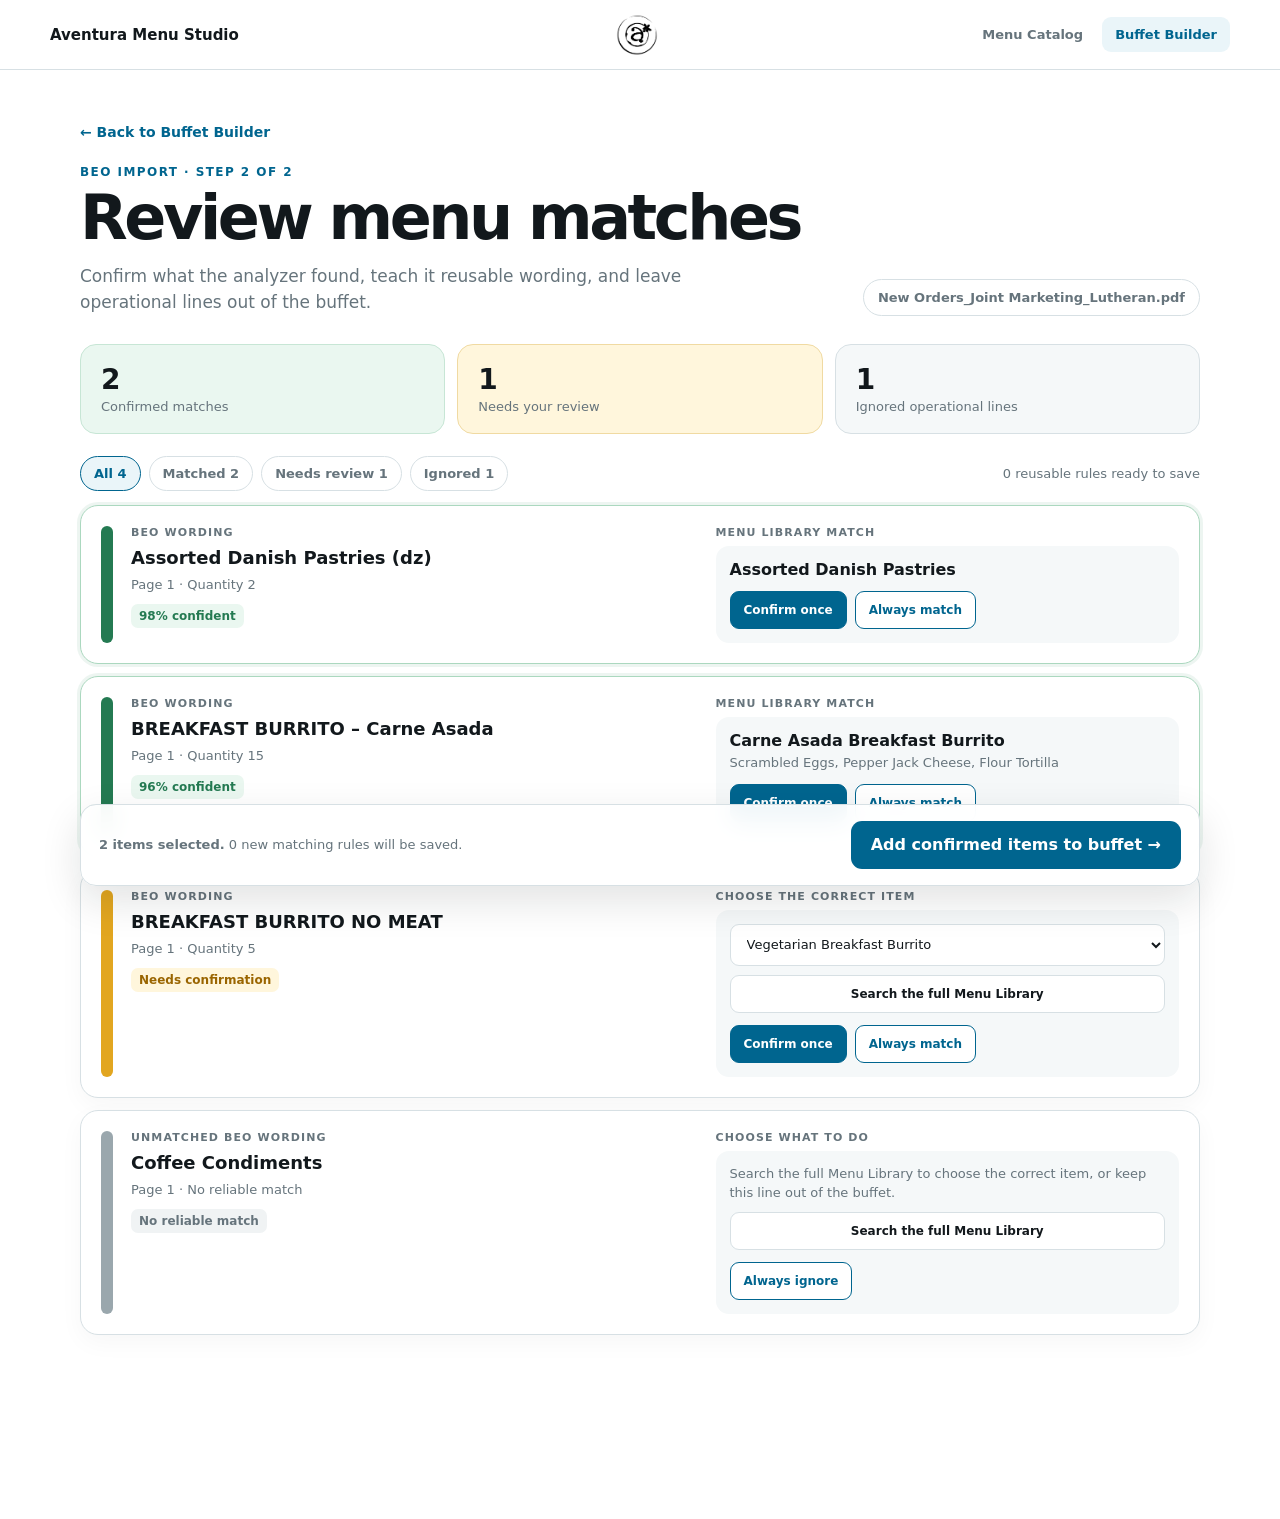
<file: beo-learning-example.html>
<!doctype html>
<html lang="en">
<head>
  <meta charset="utf-8">
  <meta name="viewport" content="width=device-width, initial-scale=1">
  <link rel="icon" type="image/png" href="aventura-favicon-black.png" media="(prefers-color-scheme: light)">
  <link rel="icon" type="image/png" href="aventura-favicon-white.png" media="(prefers-color-scheme: dark)">
  <title>BEO Match Review Concept</title>
  <style>
    :root{--blue:#00658f;--blue-dark:#004f70;--blue-soft:#eaf5f9;--ink:#12181c;--muted:#66747c;--line:#d7e0e4;--canvas:#f5f8f9;--green:#247a52;--green-soft:#eaf7f0;--amber:#9a6500;--amber-soft:#fff6dc;--gray-soft:#f0f3f4}
    *{box-sizing:border-box}body{margin:0;background:#fff;color:var(--ink);font-family:Inter,ui-sans-serif,system-ui,-apple-system,BlinkMacSystemFont,"Segoe UI",sans-serif}
    button,select,input{font:inherit}.site-nav{position:relative;min-height:70px;padding:0 max(24px,calc((100% - 1180px)/2));display:flex;align-items:center;justify-content:space-between;border-bottom:1px solid var(--line)}
    .brand{font-size:15px;font-weight:750}.logo{position:absolute;left:calc(50% - 3px);top:50%;width:52px;height:52px;transform:translate(-50%,-50%)}.logo img{width:100%;height:100%;object-fit:contain;filter:brightness(0)}
    .nav-links{display:flex;gap:6px}.nav-links span{padding:10px 13px;border-radius:9px;color:var(--muted);font-size:13px;font-weight:650}.nav-links .active{background:var(--blue-soft);color:var(--blue)}
    main{width:min(1120px,calc(100% - 40px));margin:0 auto;padding:52px 0 80px}.back{display:inline-flex;align-items:center;gap:8px;color:var(--blue);font-size:14px;font-weight:700;text-decoration:none}
    .hero{display:flex;justify-content:space-between;align-items:flex-end;gap:30px;margin:24px 0 28px}.eyebrow{margin:0 0 8px;color:var(--blue);font-size:12px;font-weight:800;letter-spacing:.12em}.hero h1{margin:0;font-size:clamp(38px,5vw,62px);line-height:1;letter-spacing:-.055em}.hero-copy{max-width:620px;margin:14px 0 0;color:var(--muted);font-size:17px;line-height:1.55}
    .file-chip{flex:0 0 auto;padding:10px 14px;border:1px solid var(--line);border-radius:999px;background:#fff;color:var(--muted);font-size:13px;font-weight:650}
    .summary{display:grid;grid-template-columns:repeat(3,1fr);gap:12px;margin-bottom:22px}.summary-card{padding:18px 20px;border:1px solid var(--line);border-radius:16px;background:var(--canvas)}.summary-card strong{display:block;font-size:28px;letter-spacing:-.04em}.summary-card span{color:var(--muted);font-size:13px}.summary-card.green{background:var(--green-soft);border-color:#c7e6d5}.summary-card.amber{background:var(--amber-soft);border-color:#f0daa2}
    .toolbar{display:flex;align-items:center;justify-content:space-between;gap:16px;margin-bottom:14px}.filters{display:flex;gap:8px;flex-wrap:wrap}.filter{padding:9px 13px;border:1px solid var(--line);border-radius:999px;background:#fff;color:var(--muted);font-size:13px;font-weight:700;cursor:pointer}.filter.active{border-color:var(--blue);background:var(--blue-soft);color:var(--blue)}.learned{color:var(--muted);font-size:13px}
    .review-list{display:grid;gap:12px}.review-card{display:grid;grid-template-columns:12px minmax(0,1.1fr) minmax(260px,.9fr);gap:18px;padding:20px;border:1px solid var(--line);border-radius:18px;background:#fff;box-shadow:0 8px 24px rgba(18,24,28,.035)}.status-bar{border-radius:999px;background:var(--green)}.review-card.needs-review .status-bar{background:#e2a620}.review-card.ignored .status-bar{background:#9aa7ad}
    .source-label,.match-label{margin:0 0 7px;color:var(--muted);font-size:11px;font-weight:800;letter-spacing:.1em;text-transform:uppercase}.source-text{font-size:18px;font-weight:760;line-height:1.3}.source-meta{margin-top:8px;color:var(--muted);font-size:13px}.confidence{display:inline-flex;margin-top:12px;padding:5px 8px;border-radius:7px;background:var(--green-soft);color:var(--green);font-size:12px;font-weight:750}.needs-review .confidence{background:var(--amber-soft);color:var(--amber)}.ignored .confidence{background:var(--gray-soft);color:var(--muted)}
    .match-box{padding:14px;border-radius:13px;background:var(--canvas)}.match-title{font-weight:760}.match-description{margin-top:4px;color:var(--muted);font-size:13px;line-height:1.4}.match-actions{display:flex;gap:8px;margin-top:12px}.btn{min-height:38px;padding:0 13px;border-radius:9px;border:1px solid var(--blue);background:#fff;color:var(--blue);font-size:12px;font-weight:760;cursor:pointer}.btn.primary{background:var(--blue);color:#fff}.btn:hover{border-color:var(--blue-dark)}
    select{width:100%;height:42px;padding:0 12px;border:1px solid var(--line);border-radius:9px;background:#fff;color:var(--ink);font-size:13px}.ignore-copy{color:var(--muted);font-size:13px;line-height:1.45}.rule-note{display:none;margin-top:9px;color:var(--green);font-size:12px;font-weight:700}.review-card.learned-rule .rule-note{display:block}.review-card.is-confirmed{border-color:#abd8bf;box-shadow:0 0 0 3px rgba(36,122,82,.08)}.btn:disabled{border-color:#c7e6d5;background:var(--green-soft);color:var(--green);cursor:default}
    .library-search-toggle{width:100%;margin-top:9px;border-color:var(--line);color:var(--ink);background:#fff}.library-search{margin-top:10px;padding-top:12px;border-top:1px solid var(--line)}.library-search[hidden]{display:none}.library-search input{width:100%;height:44px;padding:0 13px;border:1px solid var(--blue);border-radius:9px;background:#fff;color:var(--ink);outline:0}.library-search input:focus{box-shadow:0 0 0 3px rgba(0,101,143,.12)}.library-results{display:grid;gap:6px;max-height:250px;margin-top:8px;overflow:auto}.library-result{width:100%;padding:11px 12px;border:1px solid var(--line);border-radius:9px;background:#fff;color:var(--ink);text-align:left;cursor:pointer}.library-result:hover,.library-result:focus{border-color:var(--blue);background:var(--blue-soft)}.library-result strong{display:block;font-size:13px}.library-result span{display:block;margin-top:3px;color:var(--muted);font-size:12px;line-height:1.35}.library-empty{padding:10px;color:var(--muted);font-size:12px}.chosen-library-item{margin-top:10px;padding:11px;border:1px solid #abd8bf;border-radius:9px;background:var(--green-soft);color:var(--green);font-size:13px;font-weight:750}
    .footer-actions{position:sticky;bottom:14px;display:flex;align-items:center;justify-content:space-between;gap:20px;margin-top:22px;padding:16px 18px;border:1px solid var(--line);border-radius:16px;background:rgba(255,255,255,.94);box-shadow:0 15px 40px rgba(18,24,28,.12);backdrop-filter:blur(12px)}.footer-actions p{margin:0;color:var(--muted);font-size:13px}.add-button{min-height:48px;padding:0 20px;border:0;border-radius:11px;background:var(--blue);color:#fff;font-weight:760;cursor:pointer}.toast{position:fixed;top:84px;left:50%;z-index:20;padding:11px 16px;border-radius:10px;background:var(--ink);color:#fff;font-size:13px;font-weight:700;opacity:0;transform:translate(-50%,-10px);pointer-events:none;transition:.2s}.toast.show{opacity:1;transform:translate(-50%,0)}
    @media(max-width:760px){.site-nav{padding:12px 18px;align-items:flex-start;flex-direction:column;gap:8px}.logo{display:none}.nav-links{width:100%;overflow-x:auto}.nav-links span{padding:8px 10px}.hero{display:block;margin-top:20px}.file-chip{display:inline-block;margin-top:16px}.summary{grid-template-columns:1fr}.toolbar{align-items:flex-start;flex-direction:column}.review-card{grid-template-columns:8px 1fr;padding:15px;gap:12px}.review-card>.match{grid-column:2}.match-actions{flex-direction:column}.btn{width:100%}.footer-actions{align-items:stretch;flex-direction:column}.add-button{width:100%}}
  </style>
</head>
<body>
  <nav class="site-nav" aria-label="Main navigation">
    <span class="brand">Aventura Menu Studio</span>
    <a class="logo" href="index.html" aria-label="Aventura Menu Studio home"><img src="aventura-main-logo.png" alt=""></a>
    <div class="nav-links"><span>Menu Catalog</span><span class="active">Buffet Builder</span></div>
  </nav>
  <main>
    <a class="back" href="buffet-groups.html">← Back to Buffet Builder</a>
    <section class="hero">
      <div><p class="eyebrow">BEO IMPORT · STEP 2 OF 2</p><h1>Review menu matches</h1><p class="hero-copy">Confirm what the analyzer found, teach it reusable wording, and leave operational lines out of the buffet.</p></div>
      <div class="file-chip" id="reviewFileName">New Orders_Joint Marketing_Lutheran.pdf</div>
    </section>
    <section class="summary" aria-label="Import summary">
      <div class="summary-card green"><strong id="confirmedCount">2</strong><span>Confirmed matches</span></div>
      <div class="summary-card amber"><strong id="reviewCount">1</strong><span>Needs your review</span></div>
      <div class="summary-card"><strong id="ignoredCount">1</strong><span>Ignored operational lines</span></div>
    </section>
    <div class="toolbar">
      <div class="filters"><button class="filter active" data-filter="all">All 4</button><button class="filter" data-filter="matched">Matched 2</button><button class="filter" data-filter="needs-review">Needs review 1</button><button class="filter" data-filter="ignored">Ignored 1</button></div>
      <span class="learned"><span id="ruleCount">0</span> reusable rules ready to save</span>
    </div>
    <section class="review-list" id="reviewList">
      <article class="review-card matched"><div class="status-bar"></div><div><p class="source-label">BEO wording</p><div class="source-text">Assorted Danish Pastries (dz)</div><div class="source-meta">Page 1 · Quantity 2</div><span class="confidence">98% confident</span></div><div class="match"><p class="match-label">Menu Library match</p><div class="match-box"><div class="match-title">Assorted Danish Pastries</div><div class="match-actions"><button class="btn primary confirm">Confirm once</button><button class="btn learn">Always match</button></div><div class="rule-note">✓ Future BEOs will use this match automatically</div></div></div></article>
      <article class="review-card matched"><div class="status-bar"></div><div><p class="source-label">BEO wording</p><div class="source-text">BREAKFAST BURRITO – Carne Asada</div><div class="source-meta">Page 1 · Quantity 15</div><span class="confidence">96% confident</span></div><div class="match"><p class="match-label">Menu Library match</p><div class="match-box"><div class="match-title">Carne Asada Breakfast Burrito</div><div class="match-description">Scrambled Eggs, Pepper Jack Cheese, Flour Tortilla</div><div class="match-actions"><button class="btn primary confirm">Confirm once</button><button class="btn learn">Always match</button></div><div class="rule-note">✓ Future BEOs will use this match automatically</div></div></div></article>
      <article class="review-card needs-review" data-source="BREAKFAST BURRITO NO MEAT" data-selected-title=""><div class="status-bar"></div><div><p class="source-label">BEO wording</p><div class="source-text">BREAKFAST BURRITO NO MEAT</div><div class="source-meta">Page 1 · Quantity 5</div><span class="confidence">Needs confirmation</span></div><div class="match"><p class="match-label">Choose the correct item</p><div class="match-box"><select aria-label="Suggested Menu Library match"><option>Vegetarian Breakfast Burrito</option><option>Vegan Breakfast Burrito</option><option>Carne Asada Breakfast Burrito</option></select><button class="btn library-search-toggle">Search the full Menu Library</button><div class="library-search" hidden><input type="search" placeholder="Search by menu item name or description" aria-label="Search the full Menu Library"><div class="library-results"></div></div><div class="chosen-library-item" hidden></div><div class="match-actions"><button class="btn primary confirm">Confirm once</button><button class="btn learn">Always match</button></div><div class="rule-note">✓ Future BEOs will use this match automatically</div></div></div></article>
      <article class="review-card ignored" data-source="Coffee Condiments" data-selected-title=""><div class="status-bar"></div><div><p class="source-label">Unmatched BEO wording</p><div class="source-text">Coffee Condiments</div><div class="source-meta">Page 1 · No reliable match</div><span class="confidence">No reliable match</span></div><div class="match"><p class="match-label">Choose what to do</p><div class="match-box"><div class="ignore-copy">Search the full Menu Library to choose the correct item, or keep this line out of the buffet.</div><button class="btn library-search-toggle">Search the full Menu Library</button><div class="library-search" hidden><input type="search" placeholder="Search by menu item name or description" aria-label="Search the full Menu Library"><div class="library-results"></div></div><div class="chosen-library-item" hidden></div><div class="match-actions"><button class="btn primary confirm" hidden>Confirm once</button><button class="btn learn" hidden>Always match</button><button class="btn learn-ignore">Always ignore</button></div><div class="rule-note">✓ Future BEOs will remember this choice</div></div></div></article>
    </section>
    <div class="footer-actions"><p><strong><span id="selectedCount">2</span> items selected.</strong> <span id="footerRuleCount">0</span> new matching rules will be saved.</p><button class="add-button" id="addConfirmedItems">Add confirmed items to buffet →</button></div>
  </main>
  <div class="toast" id="actionToast" role="status" aria-live="polite"></div>
  <script>
    const toast=document.getElementById('actionToast');
    const reviewList=document.getElementById('reviewList');
    const escapeHtml=value=>String(value??'').replace(/[&<>'"]/g,char=>({'&':'&amp;','<':'&lt;','>':'&gt;',"'":'&#39;','"':'&quot;'}[char]));
    const showToast=message=>{toast.textContent=message;toast.classList.add('show');clearTimeout(window.toastTimer);window.toastTimer=setTimeout(()=>toast.classList.remove('show'),1800)};
    const reviewData=JSON.parse(sessionStorage.getItem('beoReviewData')||'null');
    if(reviewData){
      document.getElementById('reviewFileName').textContent=reviewData.fileName;
      reviewList.innerHTML=reviewData.matches.map(match=>{
        const state=match.matched?'matched':match.bestScore>=45?'needs-review':'ignored';
        const options=(match.options||[]).map(option=>`<option value="${escapeHtml(option.title)}">${escapeHtml(option.title)} · ${option.score}%</option>`).join('');
        const matchPanel=state==='matched'
          ? `<div class="match-title">${escapeHtml(match.bestTitle)}</div><div class="match-actions"><button class="btn primary confirm">Confirmed ✓</button><button class="btn learn">Always match</button></div><div class="rule-note">✓ Future BEOs will use this match automatically</div>`
          : state==='needs-review'
            ? `<select aria-label="Suggested Menu Library match">${options}</select><button class="btn library-search-toggle">Search the full Menu Library</button><div class="library-search" hidden><input type="search" placeholder="Search by menu item name or description" aria-label="Search the full Menu Library"><div class="library-results"></div></div><div class="chosen-library-item" hidden></div><div class="match-actions"><button class="btn primary confirm">Confirm once</button><button class="btn learn">Always match</button></div><div class="rule-note">✓ Future BEOs will use this match automatically</div>`
            : `<div class="ignore-copy">No reliable Menu Library match was found. Search the full library to choose the correct item, or keep this line out of the buffet.</div><button class="btn library-search-toggle">Search the full Menu Library</button><div class="library-search" hidden><input type="search" placeholder="Search by menu item name or description" aria-label="Search the full Menu Library"><div class="library-results"></div></div><div class="chosen-library-item" hidden></div><div class="match-actions"><button class="btn primary confirm" hidden>Confirm once</button><button class="btn learn" hidden>Always match</button><button class="btn learn-ignore">Always ignore</button></div><div class="rule-note">✓ Future BEOs will remember this choice</div>`;
        return `<article class="review-card ${state}${match.matched?' is-confirmed':''}" data-source="${escapeHtml(match.text)}" data-selected-title="${escapeHtml(match.matched?match.bestTitle:'')}"><div class="status-bar"></div><div><p class="source-label">${state==='ignored'?'Unmatched BEO wording':'BEO wording'}</p><div class="source-text">${escapeHtml(match.text)}</div><div class="source-meta">${match.quantity?`Quantity ${match.quantity}`:escapeHtml(match.section||'Menu selections')}</div><span class="confidence">${match.matched?`${match.bestScore}% confident`:state==='needs-review'?'Needs confirmation':'No reliable match'}</span></div><div class="match"><p class="match-label">${state==='ignored'?'Status':'Menu Library match'}</p><div class="match-box">${matchPanel}</div></div></article>`;
      }).join('');
    }
    let menuLibrary=[];
    fetch('data.json').then(response=>response.json()).then(items=>{menuLibrary=items}).catch(()=>showToast('Menu Library search could not load'));
    const selectedTitleForCard=card=>card.dataset.searchTitle||card.querySelector('select')?.value||card.querySelector('.match-title')?.textContent||'';
    const updateCounts=()=>{const cards=[...document.querySelectorAll('.review-card')];const confirmed=cards.filter(card=>card.classList.contains('is-confirmed')).length;const review=cards.filter(card=>card.classList.contains('needs-review')&&!card.classList.contains('is-confirmed')).length;const ignored=cards.filter(card=>card.classList.contains('ignored')&&!card.classList.contains('is-confirmed')).length;const rules=cards.filter(card=>card.classList.contains('learned-rule')).length;document.getElementById('confirmedCount').textContent=confirmed;document.getElementById('reviewCount').textContent=review;document.getElementById('ignoredCount').textContent=ignored;document.getElementById('selectedCount').textContent=confirmed;document.getElementById('ruleCount').textContent=rules;document.getElementById('footerRuleCount').textContent=rules;document.querySelector('[data-filter="all"]').textContent=`All ${cards.length}`;document.querySelector('[data-filter="matched"]').textContent=`Matched ${cards.filter(card=>card.classList.contains('matched')||card.classList.contains('is-confirmed')).length}`;document.querySelector('[data-filter="needs-review"]').textContent=`Needs review ${cards.filter(card=>card.classList.contains('needs-review')&&!card.classList.contains('is-confirmed')).length}`;document.querySelector('[data-filter="ignored"]').textContent=`Ignored ${ignored}`;};
    document.querySelectorAll('.review-card.matched').forEach(card=>card.classList.add('is-confirmed'));
    document.querySelectorAll('.filter').forEach(button=>button.addEventListener('click',()=>{document.querySelectorAll('.filter').forEach(item=>item.classList.remove('active'));button.classList.add('active');const filter=button.dataset.filter;document.querySelectorAll('.review-card').forEach(card=>card.hidden=filter!=='all'&&!card.classList.contains(filter));showToast(`Showing ${button.textContent.toLowerCase()}`);}));
    reviewList.addEventListener('click',event=>{
      const button=event.target.closest('button');if(!button)return;
      const card=button.closest('.review-card');
      if(button.classList.contains('library-search-toggle')){const panel=card.querySelector('.library-search');panel.hidden=!panel.hidden;button.textContent=panel.hidden?'Search the full Menu Library':'Close Menu Library search';if(!panel.hidden)card.querySelector('.library-search input').focus();}
      if(button.classList.contains('library-result')){const title=button.dataset.title;card.dataset.searchTitle=title;card.dataset.selectedTitle=title;const chosen=card.querySelector('.chosen-library-item');chosen.textContent=`Selected: ${title}`;chosen.hidden=false;card.querySelector('.library-search').hidden=true;card.querySelector('.library-search-toggle').textContent='Change Menu Library selection';card.querySelectorAll('.confirm,.learn').forEach(action=>action.hidden=false);showToast(`${title} selected`);}
      if(button.classList.contains('confirm')){card.dataset.selectedTitle=selectedTitleForCard(card);card.classList.add('is-confirmed');button.textContent='Confirmed ✓';button.disabled=true;updateCounts();showToast('Item confirmed and ready for the buffet');}
      if(button.classList.contains('learn')){const title=selectedTitleForCard(card);card.dataset.selectedTitle=title;card.classList.add('is-confirmed');card.classList.toggle('learned-rule');button.textContent=card.classList.contains('learned-rule')?'Remove rule':'Always match';const rules=JSON.parse(localStorage.getItem('beoMatchingRules')||'{}');if(card.classList.contains('learned-rule'))rules[card.dataset.source]=title;else delete rules[card.dataset.source];localStorage.setItem('beoMatchingRules',JSON.stringify(rules));updateCounts();showToast(card.classList.contains('learned-rule')?'Reusable matching rule added':'Reusable rule removed');}
      if(button.classList.contains('learn-ignore')){card.classList.toggle('learned-rule');button.textContent=card.classList.contains('learned-rule')?'Remove rule':'Always ignore';const rules=JSON.parse(localStorage.getItem('beoIgnoreRules')||'[]').filter(text=>text!==card.dataset.source);if(card.classList.contains('learned-rule'))rules.push(card.dataset.source);localStorage.setItem('beoIgnoreRules',JSON.stringify(rules));updateCounts();showToast(card.classList.contains('learned-rule')?'Ignore rule added':'Ignore rule removed');}
    });
    reviewList.addEventListener('input',event=>{
      if(!event.target.matches('.library-search input'))return;
      const query=event.target.value.trim().toLowerCase();
      const results=event.target.closest('.library-search').querySelector('.library-results');
      if(query.length<2){results.innerHTML='<div class="library-empty">Type at least 2 letters to search.</div>';return;}
      const matches=menuLibrary.filter(item=>`${item.Title||''} ${item.MenuDescription||''}`.toLowerCase().includes(query)).slice(0,8);
      results.innerHTML=matches.length?matches.map(item=>`<button class="library-result" data-title="${escapeHtml(item.Title)}"><strong>${escapeHtml(item.Title)}</strong>${item.MenuDescription?`<span>${escapeHtml(item.MenuDescription)}</span>`:''}</button>`).join(''):'<div class="library-empty">No items found. Try another word.</div>';
    });
    document.getElementById('addConfirmedItems').addEventListener('click',()=>{const titles=[...document.querySelectorAll('.review-card.is-confirmed')].map(card=>card.dataset.selectedTitle).filter(Boolean).filter((title,index,titles)=>titles.indexOf(title)===index);if(!titles.length){showToast('Confirm at least one item first');return;}sessionStorage.setItem('beoReviewConfirmedItems',JSON.stringify(titles));sessionStorage.removeItem('beoReviewData');window.location.href='buffet-groups.html?source=beo-review';});
    updateCounts();
  </script>
</body>
</html>
</file>
